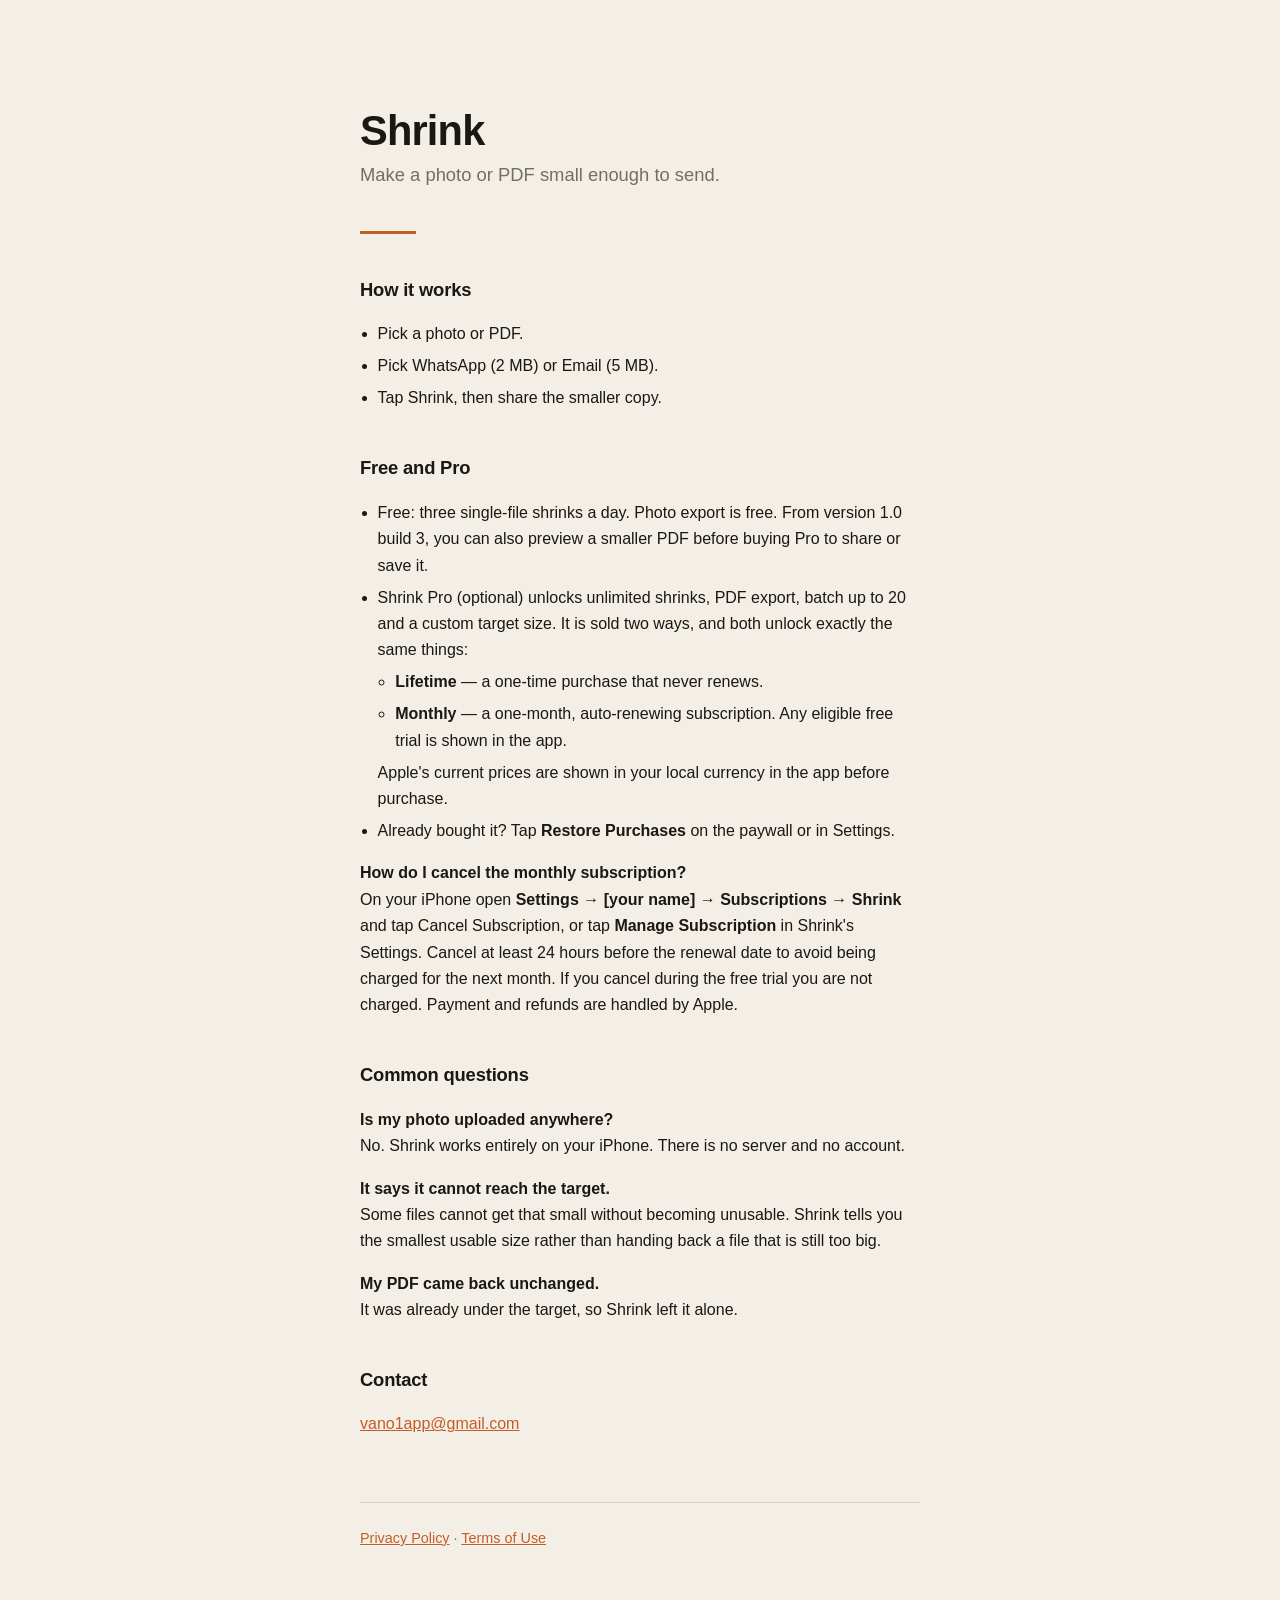
<file: index.html>
<!doctype html>
<html lang="en-GB">
<head>
<meta charset="utf-8">
<meta name="viewport" content="width=device-width,initial-scale=1">
<title>Shrink — Support</title>
<link rel="stylesheet" href="style.css">
</head>
<body>
<main>
  <h1>Shrink</h1>
  <p class="lede">Make a photo or PDF small enough to send.</p>
  <hr class="rule">

  <h2>How it works</h2>
  <ul>
    <li>Pick a photo or PDF.</li>
    <li>Pick WhatsApp (2&nbsp;MB) or Email (5&nbsp;MB).</li>
    <li>Tap Shrink, then share the smaller copy.</li>
  </ul>

  <h2>Free and Pro</h2>
  <ul>
    <li>Free: three single-file shrinks a day. Photo export is free. From version 1.0 build 3, you can also preview a smaller PDF before buying Pro to share or save it.</li>
    <li>Shrink Pro (optional) unlocks unlimited shrinks, PDF export, batch up to 20 and a custom target size. It is sold two ways, and both unlock exactly the same things:
      <ul>
        <li><strong>Lifetime</strong> — a one-time purchase that never renews.</li>
        <li><strong>Monthly</strong> — a one-month, auto-renewing subscription. Any eligible free trial is shown in the app.</li>
      </ul>
      Apple's current prices are shown in your local currency in the app before purchase.</li>
    <li>Already bought it? Tap <strong>Restore Purchases</strong> on the paywall or in Settings.</li>
  </ul>

  <p><strong>How do I cancel the monthly subscription?</strong><br>On your iPhone open <strong>Settings → [your name] → Subscriptions → Shrink</strong> and tap Cancel Subscription, or tap <strong>Manage Subscription</strong> in Shrink's Settings. Cancel at least 24 hours before the renewal date to avoid being charged for the next month. If you cancel during the free trial you are not charged. Payment and refunds are handled by Apple.</p>

  <h2>Common questions</h2>
  <p><strong>Is my photo uploaded anywhere?</strong><br>No. Shrink works entirely on your iPhone. There is no server and no account.</p>
  <p><strong>It says it cannot reach the target.</strong><br>Some files cannot get that small without becoming unusable. Shrink tells you the smallest usable size rather than handing back a file that is still too big.</p>
  <p><strong>My PDF came back unchanged.</strong><br>It was already under the target, so Shrink left it alone.</p>

  <h2>Contact</h2>
  <p><a href="mailto:vano1app@gmail.com">vano1app@gmail.com</a></p>

  <footer>
    <a href="privacy.html">Privacy Policy</a> ·
    <a href="https://www.apple.com/legal/internet-services/itunes/dev/stdeula/">Terms of Use</a>
  </footer>
</main>
</body>
</html>
</file>
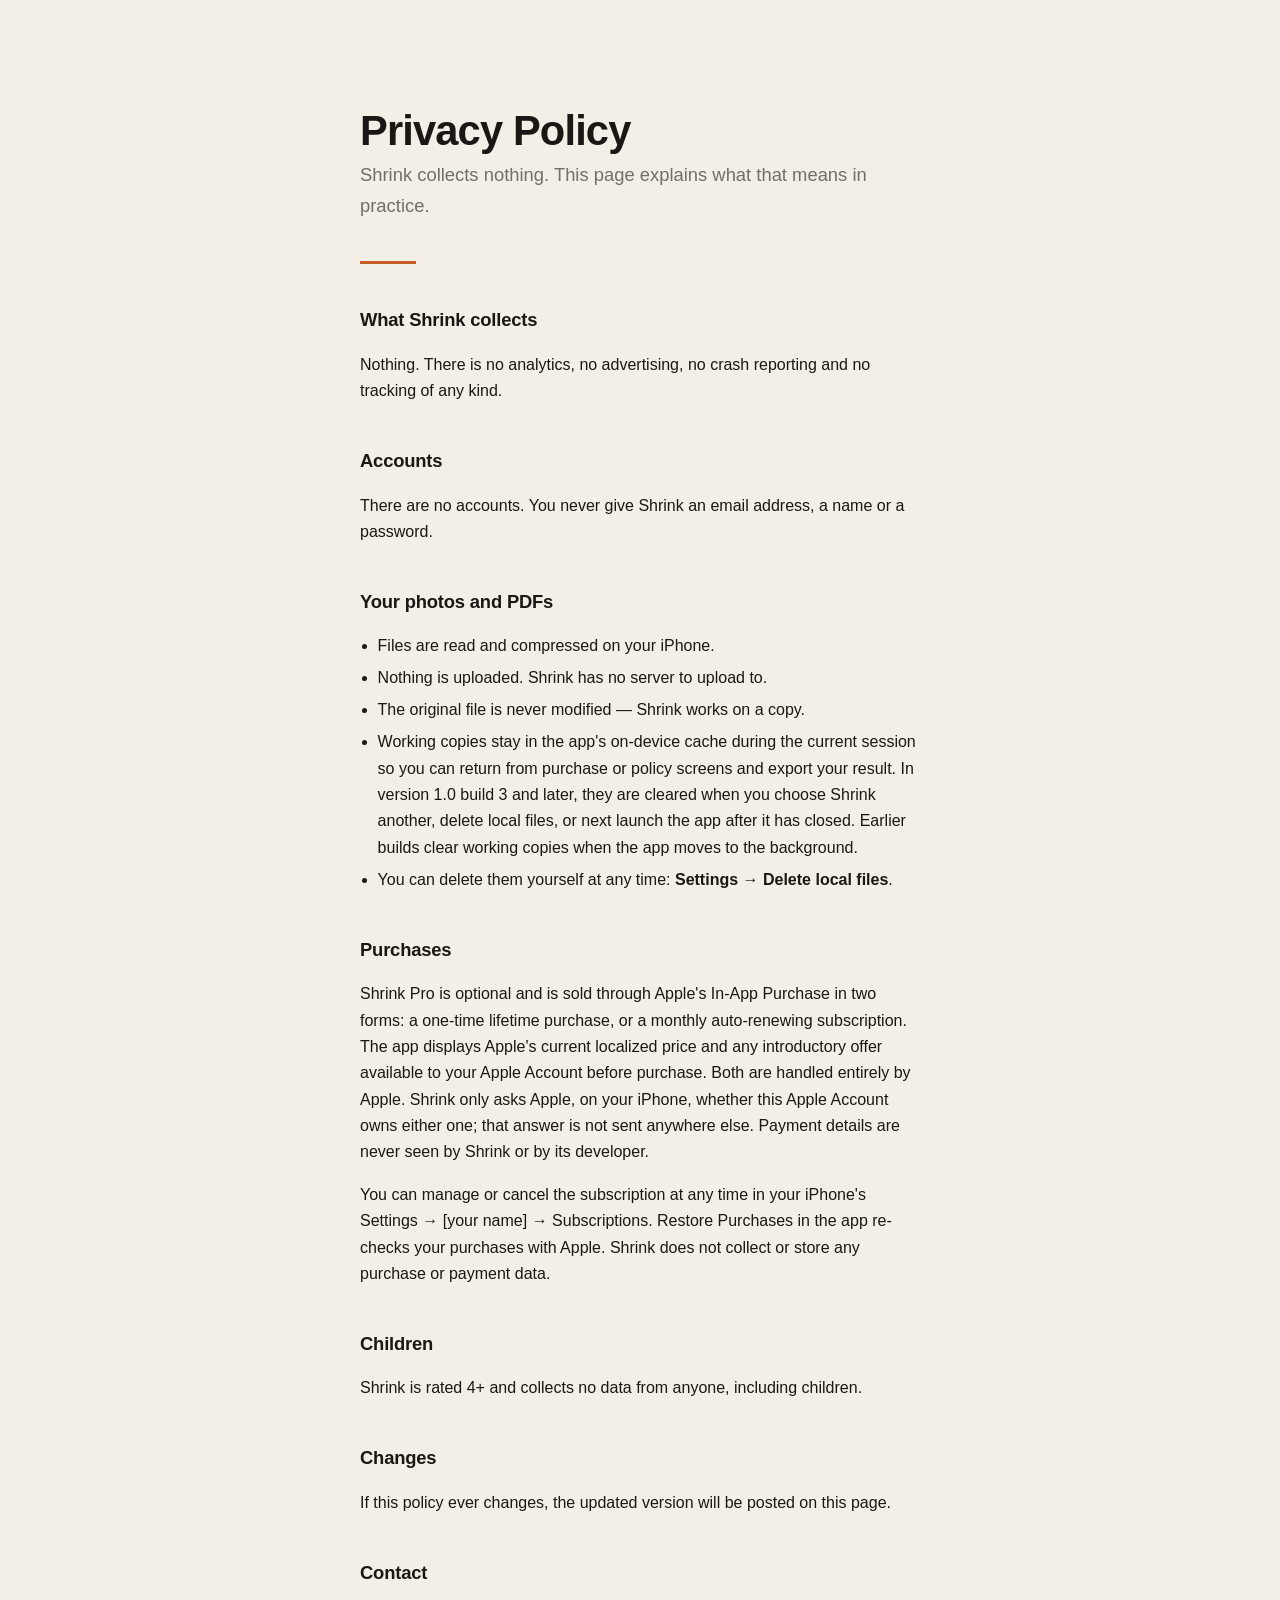
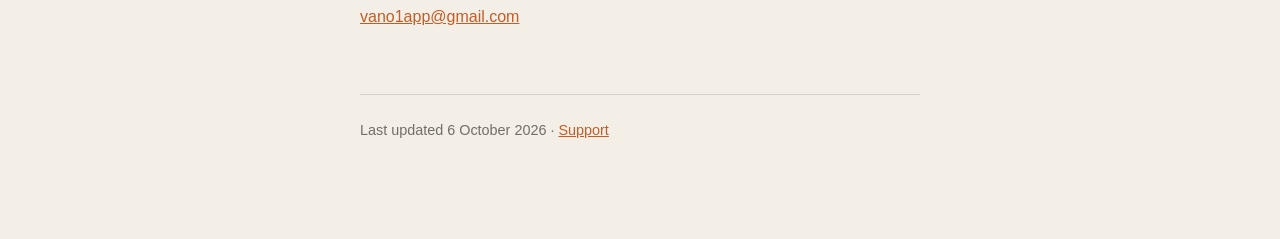
<file: privacy.html>
<!doctype html>
<html lang="en-GB">
<head>
<meta charset="utf-8">
<meta name="viewport" content="width=device-width,initial-scale=1">
<title>Shrink — Privacy Policy</title>
<link rel="stylesheet" href="style.css">
</head>
<body>
<main>
  <h1>Privacy Policy</h1>
  <p class="lede">Shrink collects nothing. This page explains what that means in practice.</p>
  <hr class="rule">

  <h2>What Shrink collects</h2>
  <p>Nothing. There is no analytics, no advertising, no crash reporting and no tracking of any kind.</p>

  <h2>Accounts</h2>
  <p>There are no accounts. You never give Shrink an email address, a name or a password.</p>

  <h2>Your photos and PDFs</h2>
  <ul>
    <li>Files are read and compressed on your iPhone.</li>
    <li>Nothing is uploaded. Shrink has no server to upload to.</li>
    <li>The original file is never modified — Shrink works on a copy.</li>
    <li>Working copies stay in the app's on-device cache during the current session so you can return from purchase or policy screens and export your result. In version 1.0 build 3 and later, they are cleared when you choose Shrink another, delete local files, or next launch the app after it has closed. Earlier builds clear working copies when the app moves to the background.</li>
    <li>You can delete them yourself at any time: <strong>Settings → Delete local files</strong>.</li>
  </ul>

  <h2>Purchases</h2>
  <p>Shrink Pro is optional and is sold through Apple's In-App Purchase in two forms: a one-time
  lifetime purchase, or a monthly auto-renewing subscription. The app displays Apple's current localized
  price and any introductory offer available to your Apple Account before purchase. Both are
  handled entirely by Apple. Shrink only asks Apple, on your iPhone, whether this Apple Account owns
  either one; that answer is not sent anywhere else. Payment details are never seen by Shrink or by its
  developer.</p>
  <p>You can manage or cancel the subscription at any time in your iPhone's Settings → [your name] →
  Subscriptions. Restore Purchases in the app re-checks your purchases with Apple. Shrink does not collect
  or store any purchase or payment data.</p>

  <h2>Children</h2>
  <p>Shrink is rated 4+ and collects no data from anyone, including children.</p>

  <h2>Changes</h2>
  <p>If this policy ever changes, the updated version will be posted on this page.</p>

  <h2>Contact</h2>
  <p><a href="mailto:vano1app@gmail.com">vano1app@gmail.com</a></p>

  <footer>
    Last updated 6 October 2026 · <a href="index.html">Support</a>
  </footer>
</main>
</body>
</html>
</file>
<file: style.css>
:root { --cream:#F4EFE6; --ink:#1A1714; --accent:#C45C26; --muted:rgba(26,23,20,.6); }
* { box-sizing:border-box; }
body { margin:0; background:var(--cream); color:var(--ink);
  font:16px/1.65 -apple-system,BlinkMacSystemFont,"Segoe UI",Helvetica,Arial,sans-serif; }
main { max-width:38rem; margin:0 auto; padding:12vh 1.5rem 6rem; }
h1 { font-size:2.6rem; line-height:1.1; letter-spacing:-.02em; margin:0 0 .4rem; font-weight:800; }
h2 { font-size:1.15rem; margin:2.6rem 0 .6rem; letter-spacing:-.01em; }
.lede { font-size:1.15rem; color:var(--muted); margin:0 0 2.5rem; }
.rule { width:56px; height:3px; background:var(--accent); border:0; margin:1.6rem 0 0; }
ul { padding-left:1.1rem; } li { margin:.35rem 0; }
a { color:var(--accent); }
footer { margin-top:4rem; padding-top:1.5rem; border-top:1px solid rgba(26,23,20,.14);
  color:var(--muted); font-size:.9rem; }
</file>
